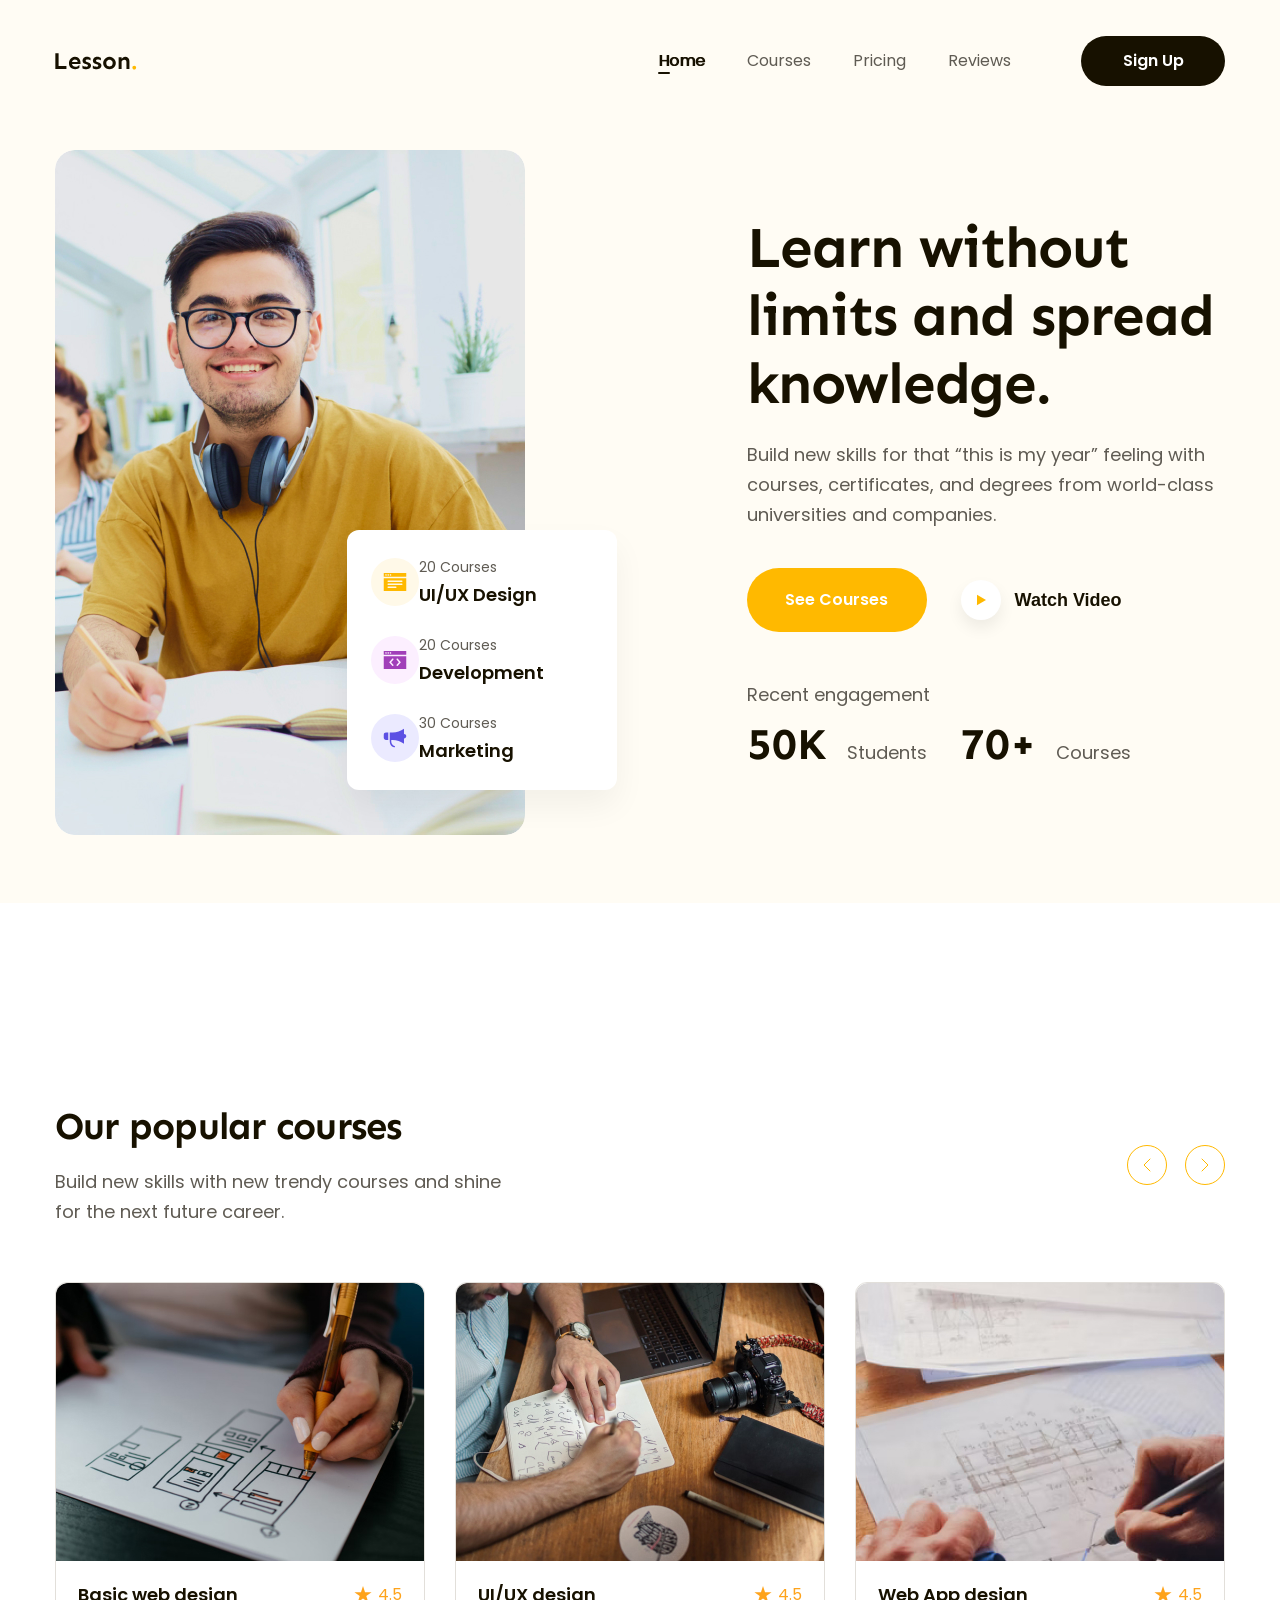
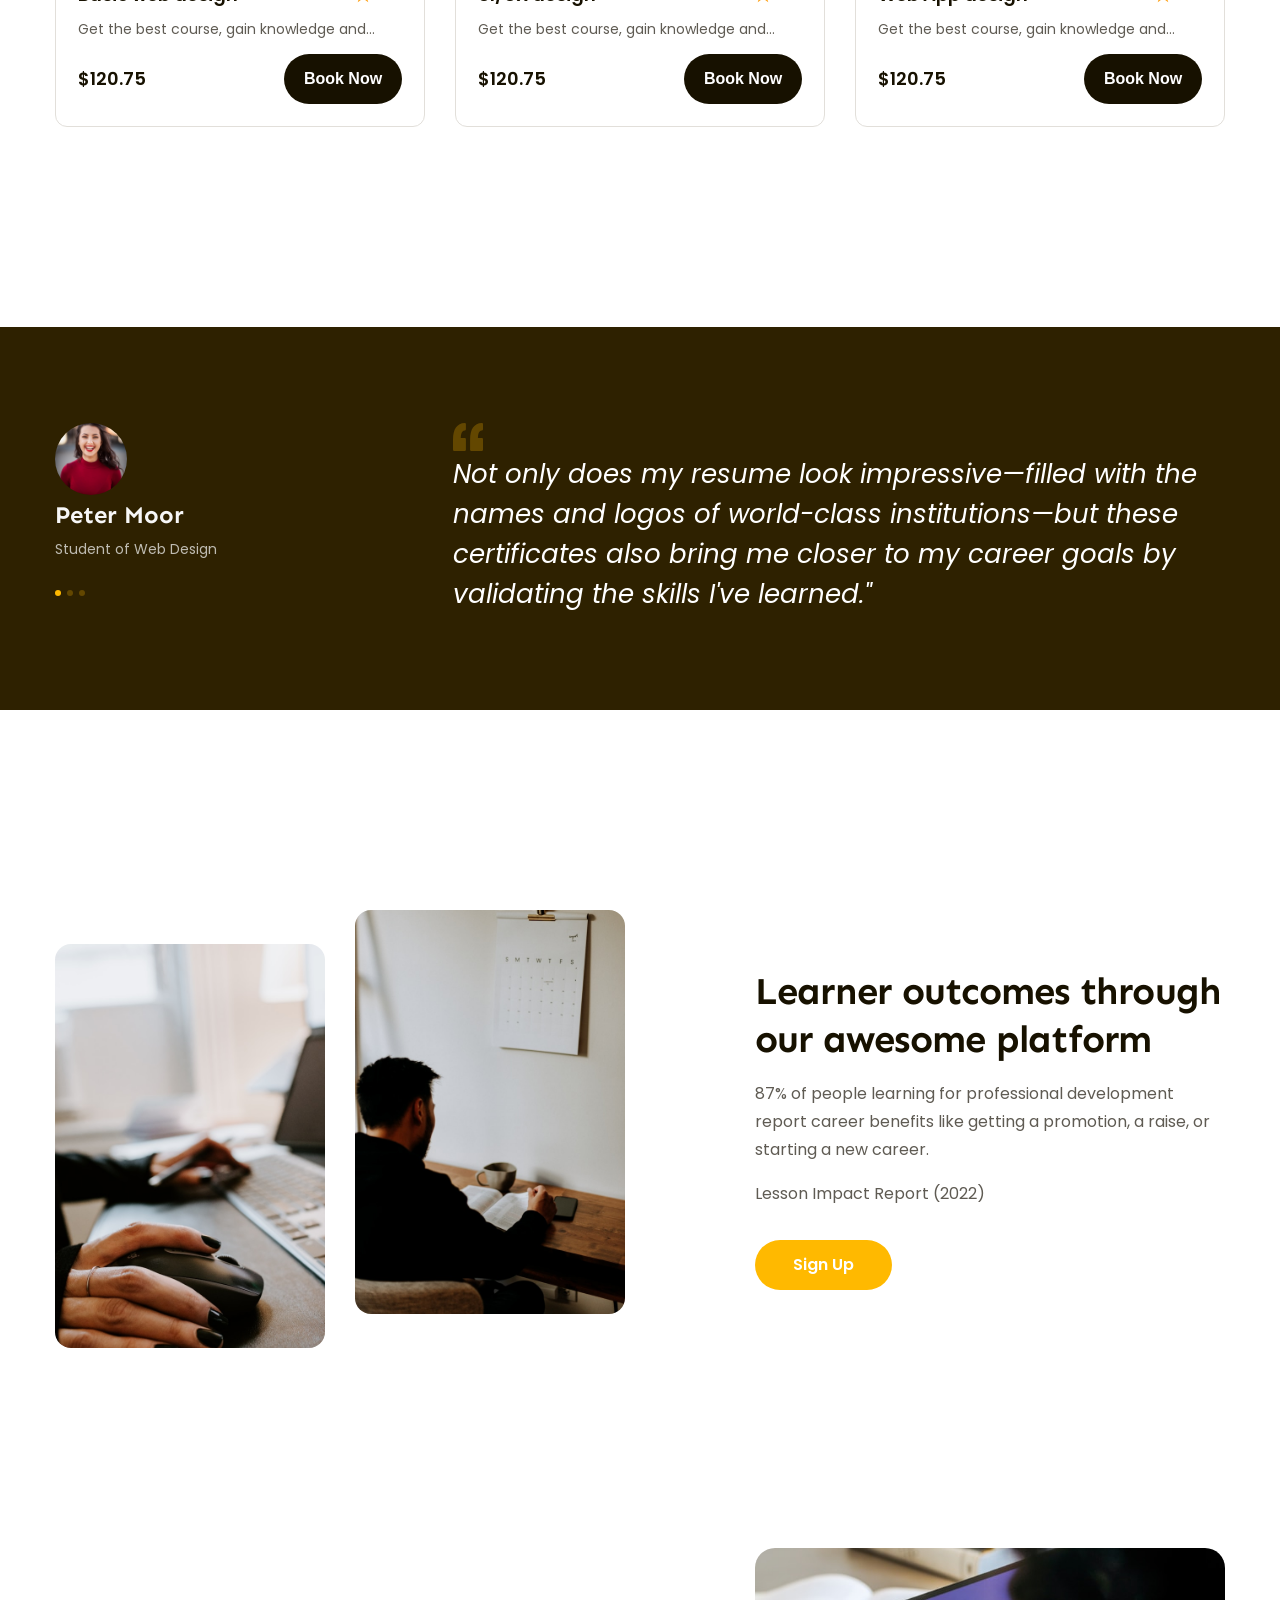
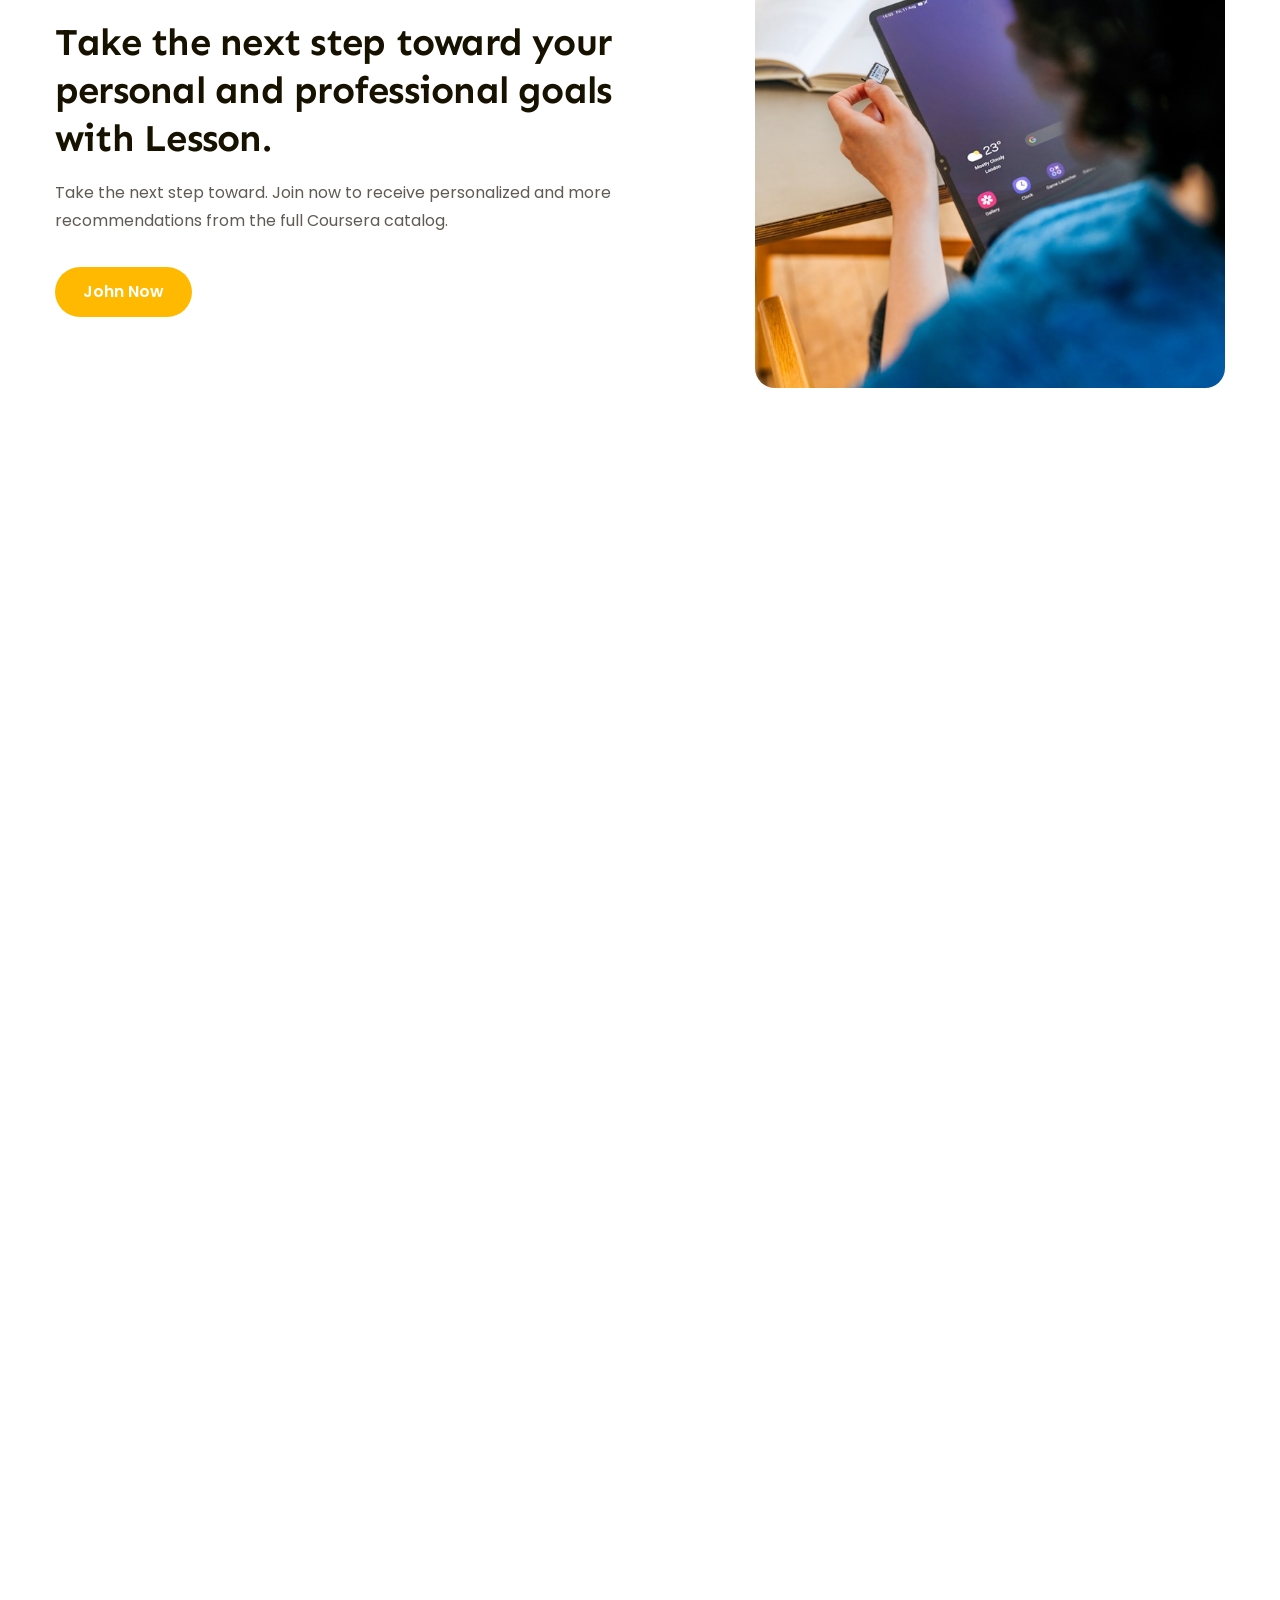
<file: index.html>
<!DOCTYPE html>
<html lang="en">
  <head>
    <meta charset="UTF-8" />
    <meta name="viewport" content="width=device-width, initial-scale=1.0" />
    <!-- reset CSS -->
    <link rel="stylesheet" href="./assets/CSS/reset.css" />
    <!-- embed fonts -->
    <link rel="preconnect" href="https://fonts.googleapis.com" />
    <link rel="preconnect" href="https://fonts.gstatic.com" crossorigin />
    <link
      href="https://fonts.googleapis.com/css2?family=Poppins:ital,wght@0,100;0,200;0,300;0,400;0,500;0,600;0,700;0,800;0,900;1,100;1,200;1,300;1,400;1,500;1,600;1,700;1,800;1,900&family=Sen:wght@400..800&display=swap"
      rel="stylesheet"
    />

    <!-- style CSS  -->
    <link rel="stylesheet" href="./assets/CSS/style2.css" />
    <title>Figma to HTML</title>
  </head>

  <body style="height: 10000px">
    <!------------------- header ------------------->

    <header class="header fixed">
      <div class="main-content">
        <div class="body">
          <!-- logo -->
          <img src="./assets/img/logo.svg" alt="Lesson." class="logo" />

          <!-- nav -->
          <nav class="nav">
            <ul>
              <li class="active">
                <a href="#!">Home</a>
              </li>
              <li>
                <a href="#!">Courses</a>
              </li>
              <li>
                <a href="#!">Pricing</a>
              </li>
              <li>
                <a href="#!">Reviews</a>
              </li>
            </ul>
          </nav>
          <!-- button action -->
          <div class="action">
            <a href="#" class="btn btn-sign-up">Sign Up</a>
          </div>
        </div>
      </div>
    </header>

    <!------------------- main -------------------->

    <main>
      <!-- hero -->

      <div class="hero">
        <div class="main-content">
          <div class="body">
            <!-- hero left -->

            <div class="media-block">
              <img
                src="./assets/img/hero-img.jpg"
                alt="Learn without limits and spread knowledge."
                class="img"
              />
              <div class="hero-summary">
                <!-- item 1 -->

                <div class="item">
                  <div class="icon icon1">
                    <img src="./assets/img/icon/icon1.svg" alt="UI/UX design" />
                  </div>

                  <div class="infor">
                    <p class="label">20 Courses</p>
                    <p class="title">UI/UX Design</p>
                  </div>
                </div>

                <!-- item 2 -->

                <div class="item">
                  <div class="icon icon2">
                    <img src="./assets/img/icon/icon2.svg" alt="Development" />
                  </div>

                  <div class="infor">
                    <p class="label">20 Courses</p>
                    <p class="title">Development</p>
                  </div>
                </div>

                <!-- item 3 -->

                <div class="item">
                  <div class="icon icon3">
                    <img src="./assets/img/icon/icon3.svg" alt="Marketing" />
                  </div>

                  <div class="infor">
                    <p class="label">30 Courses</p>
                    <p class="title">Marketing</p>
                  </div>
                </div>
              </div>
            </div>

            <!-- hero right -->

            <div class="content-block">
              <h1 class="heading">
                Learn without limits and spread knowledge.
              </h1>
              <p class="desc">
                Build new skills for that “this is my year” feeling with
                courses, certificates, and degrees from world-class universities
                and companies.
              </p>

              <div class="cta-group">
                <a href="#!" class="btn hero-cta">See Courses</a>
                <button class="watch-video">
                  <div class="icon">
                    <img src="./assets/img/icon/play.svg" alt="watch video" />
                  </div>
                  <span>Watch Video</span>
                </button>
              </div>

              <p class="desc desc-recent">Recent engagement</p>
              <p class="desc stats">
                <strong>50K</strong> Students <strong>70+</strong> Courses
              </p>
            </div>
          </div>
        </div>
      </div>

      <!-- popular -->

      <div class="popular">
        <div class="main-content">
          <div class="popular-top">
            <!-- left -->
            <div class="infor">
              <h2 class="heading-lv2">Our popular courses</h2>
              <p class="desc">
                Build new skills with new trendy courses and shine for the next
                future career.
              </p>
            </div>
            <!-- right -->
            <div class="controls">
              <button class="control-btn">
                <svg
                  width="8"
                  height="14"
                  viewBox="0 0 8 14"
                  fill="none"
                  xmlns="http://www.w3.org/2000/svg"
                >
                  <path
                    d="M7 1L1 7L7 13"
                    stroke="currentColor"
                    stroke-linecap="round"
                    stroke-linejoin="round"
                  />
                </svg>
              </button>
              <button class="control-btn">
                <svg
                  width="8"
                  height="14"
                  viewBox="0 0 8 14"
                  fill="none"
                  xmlns="http://www.w3.org/2000/svg"
                >
                  <path
                    d="M1 1L7 7L1 13"
                    stroke="currentColor"
                    stroke-linecap="round"
                    stroke-linejoin="round"
                  />
                </svg>
              </button>
            </div>
          </div>
          <div class="course-list">
            <!-- course 1 -->
            <div class="course-item">
              <a href="#"
                ><img
                  src="./assets/img/learn1.jpg"
                  alt="Basic web design"
                  class="thumb"
              /></a>
              <!--thumbnail: hình thu nhỏ-->
              <div class="infor">
                <div class="head">
                  <a href="#"
                    ><h3 class="title line-clamp">Basic web design</h3></a
                  >
                  <div class="rating">
                    <img src="./assets/img/icon/Star.svg" alt="" class="star" />
                    <span class="value">4.5</span>
                  </div>
                </div>
                <p class="desc line-clamp line-2">
                  Get the best course, gain knowledge and shine for your future
                  career.
                </p>
                <div class="foot">
                  <span class="price">$120.75</span>
                  <button class="btn btn-book">Book Now</button>
                </div>
              </div>
            </div>
            <!-- course 2 -->
            <div class="course-item">
              <a href="#"
                ><img
                  src="./assets/img/learn2.jpg"
                  alt="UI/UX design"
                  class="thumb"
              /></a>
              <!--thumbnail: hình thu nhỏ-->
              <div class="infor">
                <div class="head">
                  <a href="#"><h3 class="title line-clamp">UI/UX design</h3></a>
                  <div class="rating">
                    <img src="./assets/img/icon/Star.svg" alt="" class="star" />
                    <span class="value">4.5</span>
                  </div>
                </div>
                <p class="desc line-clamp line-2">
                  Get the best course, gain knowledge and shine for your future
                  career.
                </p>
                <div class="foot">
                  <span class="price">$120.75</span>
                  <button class="btn btn-book">Book Now</button>
                </div>
              </div>
            </div>
            <!-- course 3 -->
            <div class="course-item">
              <a href="#"
                ><img
                  src="./assets/img/learn3.jpg"
                  alt="Web App design"
                  class="thumb"
              /></a>
              <!--thumbnail: hình thu nhỏ-->
              <div class="infor">
                <div class="head">
                  <a href="#"
                    ><h3 class="title line-clamp">Web App design</h3></a
                  >
                  <div class="rating">
                    <img src="./assets/img/icon/Star.svg" alt="" class="star" />
                    <span class="value">4.5</span>
                  </div>
                </div>
                <p class="desc line-clamp line-2">
                  Get the best course, gain knowledge and shine for your future
                  career.
                </p>
                <div class="foot">
                  <span class="price">$120.75</span>
                  <button class="btn btn-book">Book Now</button>
                </div>
              </div>
            </div>
          </div>
        </div>
      </div>

      <!-- feedback -->

      <div class="feedback">
        <div class="main-content">
          <div class="feedback-list">
            <!-- item feedback 1 -->
            <div class="feedback-item">
              <!-- khối bên trái -->
              <div class="info">
                <img
                  src="./assets/img/avatar.jpg"
                  alt="Peter Moor"
                  class="avatar"
                />
                <p class="member-name">Peter Moor</p>
                <p class="desc">Student of Web Design</p>
                <div class="dots">
                  <span class="dot active"></span>
                  <span class="dot"></span>
                  <span class="dot"></span>
                </div>
              </div>
              <!-- khối bên phải -->
              <div class="content">
                <img
                  src="./assets/img/icon/open-quote.svg"
                  alt=""
                  class="open-quotes"
                />
                <!-- thẻ trích dẫn blockquote -->
                <blockquote>
                  Not only does my resume look impressive—filled with the names
                  and logos of world-class institutions—but these certificates
                  also bring me closer to my career goals by validating the
                  skills I've learned."
                </blockquote>
              </div>
            </div>

            <!-- item feedback 2 -->
            <div class="feedback-item">
              <!-- khối bên trái -->
              <div class="info">
                <img
                  src="./assets/img/avatar2.jpg"
                  alt="Peter Moor"
                  class="avatar"
                />
                <p class="member-name">Peter Moor</p>
                <p class="desc">Student of Web Design</p>
                <div class="dots">
                  <span class="dot"></span>
                  <span class="dot active"></span>
                  <span class="dot"></span>
                </div>
              </div>
              <!-- khối bên phải -->
              <div class="content">
                <img
                  src="./assets/img/icon/open-quote.svg"
                  alt=""
                  class="open-quotes"
                />
                <!-- thẻ trích dẫn blockquote -->
                <blockquote>
                  Not only does my resume look impressive—filled with the names
                  and logos of world-class institutions—but these certificates
                  also bring me closer to my career goals by validating the
                  skills I've learned."
                </blockquote>
              </div>
            </div>

            <!-- item feedback 3 -->
            <div class="feedback-item">
              <!-- khối bên trái -->
              <div class="info">
                <img
                  src="./assets/img/avatar3.jpg"
                  alt="Peter Moor"
                  class="avatar"
                />
                <p class="member-name">Peter Moor</p>
                <p class="desc">Student of Web Design</p>
                <div class="dots">
                  <span class="dot"></span>
                  <span class="dot"></span>
                  <span class="dot active"></span>
                </div>
              </div>
              <!-- khối bên phải -->
              <div class="content">
                <img
                  src="./assets/img/icon/open-quote.svg"
                  alt=""
                  class="open-quotes"
                />
                <!-- thẻ trích dẫn blockquote -->
                <blockquote>
                  Not only does my resume look impressive—filled with the names
                  and logos of world-class institutions—but these certificates
                  also bring me closer to my career goals by validating the
                  skills I've learned."
                </blockquote>
              </div>
            </div>
          </div>
        </div>
      </div>

      <!-- features 1: nét đặc biệt, điểm đặc trưng -->
      <div class="features">
        <div class="main-content">
          <div class="body">
            <div class="images">
              <img
                class="lower"
                src="./assets/img/learn4.jpg"
                alt="Learner outcomes through our awesome platform"
              />
              <img
                src="./assets/img/learn5.jpg"
                alt="Learner outcomes through our awesome platform"
              />
            </div>
            <div class="content">
              <h2 class="heading-lv2">
                Learner outcomes through our awesome platform
              </h2>
              <p class="desc">
                87% of people learning for professional development report
                career benefits like getting a promotion, a raise, or starting a
                new career.
              </p>
              <p class="desc">Lesson Impact Report (2022)</p>
              <a href="#" class="btn cta-btn">Sign Up</a>
            </div>
          </div>
        </div>
      </div>

      <!-- features 2 -->
      <div class="features features-2nd">
        <div class="main-content">
          <div class="body">
            <div class="images">
              <img
                src="./assets/img/learn_feature2.jpg"
                alt="Take the next step toward your personal and professional goals
                with Lesson."
              />
            </div>
            <div class="content">
              <h2 class="heading-lv2">
                Take the next step toward your personal and professional goals
                with Lesson.
              </h2>
              <p class="desc">
                Take the next step toward. Join now to receive personalized and
                more recommendations from the full Coursera catalog.
              </p>
              <a href="#" class="btn cta-btn">John Now</a>
            </div>
          </div>
        </div>
      </div>
    </main>
  </body>
</html>
</file>
<file: assets/CSS/style2.css>
* {
  box-sizing: border-box;
}

:root {
  --font-heading: "Sen", sans-serif;
  --primary-color: #ffb900;
}

html {
  font-size: 62.5%;
}
/* khôi phục lại cỡ chữ mặc định theo rem */
body {
  font-size: 1.6rem;
  font-family: "Poppins", sans-serif;
}
/* =================common================== */
a {
  text-decoration: none;
}

.heading-lv2 {
  color: #171100;
  font-family: var(--font-heading);
  font-size: 3.8rem;
  font-weight: 700;
  line-height: 1.26; /* 126.316% */
  letter-spacing: -0.76px;
}

.btn {
  display: inline-block;
  min-width: 118px;
  padding: 0 16px;
  line-height: 50px;
  color: #fff;
  text-align: center;
  font-size: 1.6rem;
  font-weight: 600;
  border-radius: 24.5px;
  border-radius: 999px;
  background: #171100;
}

.btn:hover {
  opacity: 0.8;
  cursor: pointer;
}

.main-content {
  width: 1170px;
  max-width: calc(100% - 48px);
  margin-left: auto;
  margin-right: auto;
}
/* thêm class này để đoạn văn ko bị lấn dòng, phá giao diện */
.line-clamp {
  display: -webkit-box;
  -webkit-line-clamp: var(--line-clamp, 1);
  -webkit-box-orient: vertical;
  overflow: hidden;
}

/* tránh đường dẫn quá dài làm bị vỡ giao diện */
.break-all {
  word-break: break-all;
}
/* =================header================== */
.header {
  background: #fffcf4;
}

.header.fixed {
  z-index: 1;
  position: sticky;
  top: -28px;
}
.header .body {
  display: flex;
  align-items: center;
  padding: 36px 0 8px;
}
.nav {
  margin-left: auto;
}
.nav ul {
  display: flex;
}
.nav a {
  position: relative;
  color: #5f5b53;
  font-size: 1.6rem;
  padding: 8px 21px;
}
.nav li.active a,
.nav a:hover {
  color: #171100;
  /* font-weight: 600; */
  text-shadow: 1px 0 0 currentColor;
}
.nav li.active a::after {
  position: absolute;
  left: 21px;
  bottom: 6px;
  display: block;
  content: "";
  width: 12px;
  height: 2px;
  border-radius: 1px;
  background: #171100;
}
.header .btn-sign-up {
  min-width: 144px;
}

.header .action {
  margin-left: 49px;
}

/* ================hero================== */

.hero {
  padding: 56px 0 65px;
  background: #fffcf4;
}

.hero .body {
  display: flex;
}

/* ========= hero left ============== */

.hero .media-block {
  position: relative;
  width: 48%;
}

.hero .media-block .img {
  width: 470px;
  height: 685px;
  object-fit: cover;
  border-radius: 20px;
}

.hero .hero-summary {
  padding: 24px;
  width: 270px;
  position: absolute;
  bottom: 48px;
  right: 0;
  border-radius: 12px;
  background: #fff;
  box-shadow: 0px 16px 32px 0px rgba(0, 0, 0, 0.05);
}

.hero-summary .item {
  display: flex;
  align-items: center;
}

.hero-summary .item + .item {
  margin-top: 22px;
}

.hero-summary .icon {
  width: 48px;
  height: 48px;
  border-radius: 50%;
  display: flex;
  justify-content: center;
  align-items: center;
  background-color: #fff9e8;
}

.hero-summary .icon2 {
  background-color: #fcefff;
}

.hero-summary .icon3 {
  background-color: #ebeaff;
}

.hero-summary .info {
  margin-left: 16px;
}

.hero-summary .label {
  color: #5f5b53;
  font-size: 1.4rem;
  line-height: 1.86; /* 185.714% */
}

.hero-summary .title {
  color: #171100;
  font-size: 1.8rem;
  font-weight: 600;
  line-height: 1.67; /* 166.667% */
}

/* =========== hero right======== */

.hero .content-block {
  width: 52%;
  padding-left: 130px;
  padding-top: 64px;
}

.hero .heading {
  color: #171100;
  font-family: var(--font-heading);
  font-size: 5.8rem;
  font-weight: 700;
  line-height: 1.17;
  letter-spacing: -1.16px;
}

.hero .desc {
  margin-top: 22px;
  color: #5f5b53;
  font-size: 1.8rem;
  line-height: 1.67;
}

.hero .cta-group {
  display: flex;
  align-items: center;
  margin-top: 38px;
}

.hero-cta {
  min-width: 180px;
  line-height: 64px;
  background-color: var(--primary-color);
}

.hero .watch-video {
  margin-left: 28px;
  border: none;
  background: transparent;
  display: flex;
  align-items: center;
  cursor: pointer;
}

.hero .watch-video .icon {
  display: flex;
  align-items: center;
  justify-content: center;
  width: 40px;
  height: 40px;
  border-radius: 40px;
  background: #fff;
  box-shadow: 0px 8px 16px 0px rgba(0, 0, 0, 0.07);
}

.hero .watch-video span {
  margin-left: 14px;
  color: #171100;
  font-size: 1.8rem;
  font-weight: 600;
  line-height: 1.67;
}

.hero .desc-recent {
  margin-top: 48px;
}

.hero .stats {
  margin-top: 8px;
}

.hero .stats strong {
  margin-right: 15px;
  color: #171100;
  font-family: var(--font-heading);
  font-size: 4.4rem;
  font-weight: 700;
  line-height: 1.23;
}

.hero .stats strong:nth-child(2) {
  margin-left: 28px;
}

/* ============== popular =============== */

.popular {
  padding: 65px 0;
  margin-top: 135px;
}

.popular-top .desc {
  margin-top: 16px;
  width: 458px;
  color: #5f5b53;
  font-size: 1.8rem;
  line-height: 1.67; /* 166.667% */
}

.popular-top {
  display: flex;
  justify-content: space-between;
  align-items: center;
}

.popular-top .controls {
  display: flex;
  gap: 18px;
}

.popular-top .control-btn {
  display: flex;
  justify-content: center;
  align-items: center;
  background-color: transparent;
  width: 40px;
  height: 40px;
  border-radius: 50%;
  color: var(--primary-color);
  border: 1px solid var(--primary-color);
}

.popular-top .control-btn:hover {
  background-color: var(--primary-color);
  color: white;
  cursor: pointer;
}

.popular .course-list {
  margin-top: 55px;
  display: flex;
  gap: 30px;
}

.popular .course-item {
  flex: 1; /*chiều dài, chiều rộng 3 cột bằng nhau, ko bị phá vỡ giao diện*/
  border-radius: 12px;
  border: 1px solid #e2dfda;
  background: #fff;
}

.popular .course-item:hover {
  border: 1px solid transparent;
  border-radius: 12px;
  background: #fff;
  box-shadow: 0px 18px 36px 0px rgba(0, 0, 0, 0.05);
}

.popular .course-item .thumb {
  width: 100%;
  border-radius: 12px 12px 0px 0px;
  height: 278px;
  object-fit: cover; /*để ảnh không bị méo*/
}

.popular .course-item .infor {
  padding: 16px 22px 22px;
}

.popular .course-item .foot,
.popular .course-item .rating,
.popular .course-item .head {
  display: flex;
  align-items: center;
  justify-content: space-between;
}

.popular .course-item .title {
  color: #171100;
  font-size: 1.8rem;
  font-weight: 600;
  line-height: 1.67; /* 166.667% */
}

/* -------tự viết thêm-------- */
.popular .course-item .title:hover {
  text-shadow: 0.5px 0.5px 0.5px 0.5px #171100;
  text-decoration: underline;
  color: var(--primary-color);
}

.popular .rating .value {
  margin-left: 6px;
  color: #fea31b;
  font-size: 1.6rem;
  line-height: 1.75; /* 175% */
}

.popular .course-item .desc {
  margin-top: 6px;
  color: #5f5b53;
  font-size: 1.4rem;
  line-height: 1.86; /* 185.714% */
}

.popular .course-item .foot {
  margin-top: 12px;
}

.popular .course-item .price {
  color: #171100;
  font-size: 1.8rem;
  font-weight: 600;
  line-height: 1.67; /* 166.667% */
}

.popular .course-item .btn-book {
  border: none;
}

.popular .course-item .btn-book:hover {
  background-color: var(--primary-color);
}

/* ================feedback=============== */

.feedback {
  margin-top: 135px;
  padding: 96px 0;
  background: #2e2100;
}

.feedback-list {
  display: flex;
  overflow: hidden;
}

.feedback-item {
  width: 100%;
  display: flex;
  flex-shrink: 0;
}

.feedback-item .avatar {
  width: 72px;
  height: 72px;
  border-radius: 50%;
  object-fit: cover; /* ko bị vỡ ảnh */
}

.feedback-item .info .member-name {
  color: #f7f7f7;
  font-family: var(--font-heading);
  font-size: 2.4rem;
  font-weight: 700;
  line-height: 1.42; /* 141.667% */
}

.feedback-item .info .desc {
  margin-top: 4px;
  color: #bfbcb2;
  font-size: 1.4rem;
  line-height: 1.86; /* 185.714% */
}

.feedback-item .dots {
  display: flex;
  gap: 6px;
  margin-top: 28px;
}

.feedback-item .dot {
  width: 6px;
  height: 6px;
  border-radius: 50%;
  background: #634700;
  cursor: pointer;
}

.feedback-item .dot.active {
  background-color: var(--primary-color);
  cursor: default;
}

.feedback-item .content {
  width: 66%;
  margin-left: auto;
}

.feedback-item blockquote {
  color: #fff;
  font-size: 2.6rem;
  font-style: italic;
  font-weight: 400;
  line-height: 1.54; /* 153.846% */
}

/* ===============features 1============== */

.features {
  margin-top: 135px;
  padding: 65px 0;
}

.features .body {
  display: flex;
  justify-content: space-between;
}

.features .images {
  display: flex;
  gap: 30px;
}

.features .images img {
  width: 270px;
  height: 404px;
  object-fit: cover;
  border-radius: 16px;
}

.features .lower {
  margin-top: 34px;
}

.features .content {
  width: 40.2%;
  display: flex;
  flex-direction: column; /* căn các item ở giữa */
  justify-content: center;
}

.features .desc {
  margin-top: 16px;
  color: #5f5b53;
  font-size: 1.6rem;
  line-height: 1.75; /* 175% */
}

.features .cta-btn {
  margin-top: 32px;
  width: 137px;
  height: 50px;
  background-color: var(--primary-color);
}

/* ===============features 1============== */

.features-2nd {
  margin-top: 70px;
}

.features-2nd .body {
  flex-direction: row-reverse;
}

.features-2nd .content {
  width: 49%;
}

.features-2nd .images img {
  width: 470px;
  height: 440px;
  border-radius: 20px;
}
</file>
